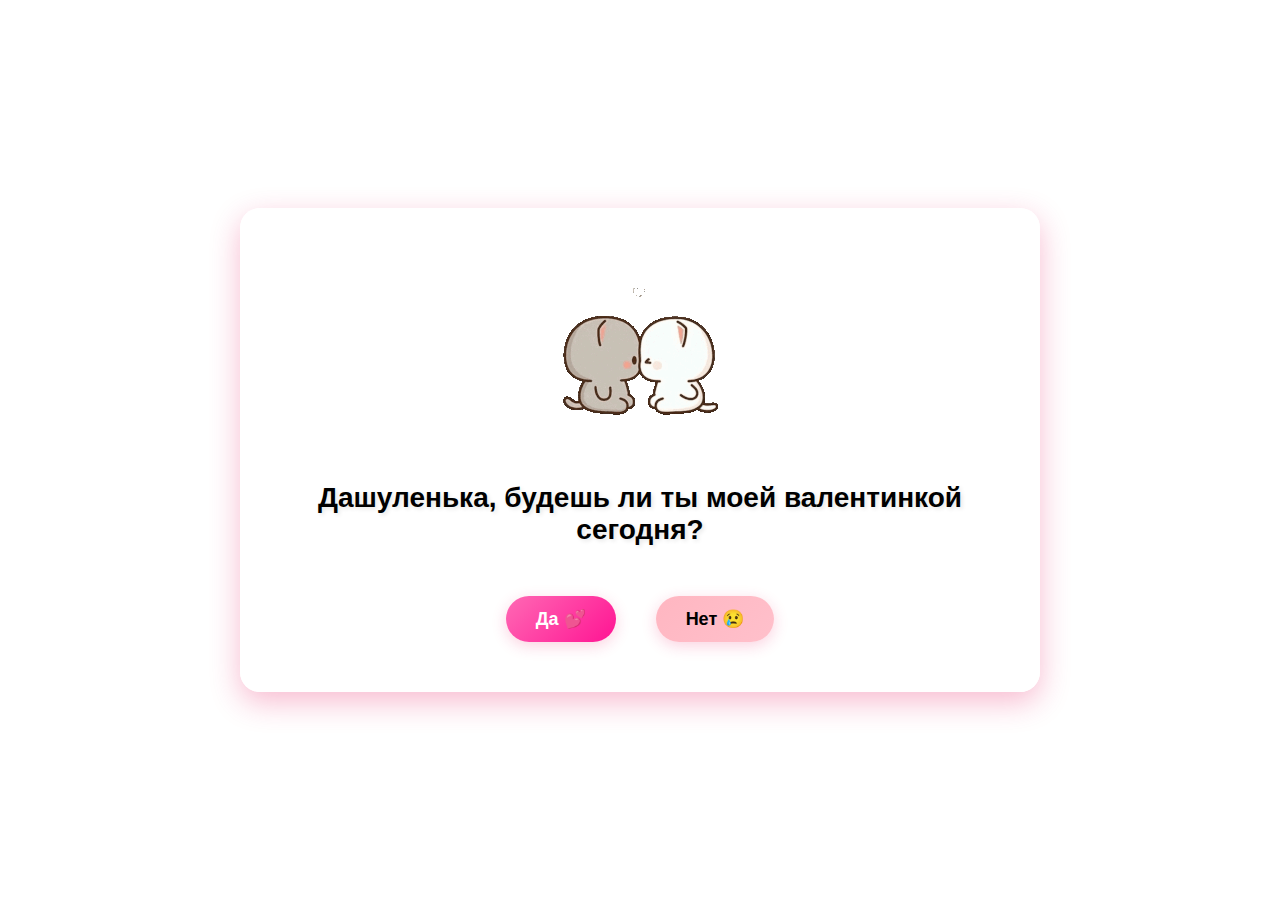
<file: valentine/index.html>
<!DOCTYPE html>
<html lang="ru">
<head>
    <meta charset="UTF-8">
    <meta name="viewport" content="width=device-width, initial-scale=1.0">
    <title>Валентинка для Дашулечки</title>
    <link rel="stylesheet" href="css/style.css">
    <link rel="stylesheet" href="css/page1.css">
    <link rel="icon" href="images/icons8-favorite-96.png">
</head>
<body>
    <div class="container">
        <div class="cat-container">
            <img src="images/love.gif" class="cat">
        </div>
        
        <h1 class="question">Дашуленька, будешь ли ты моей валентинкой сегодня?</h1>
        
        <div class="buttons-container">
            <button id="yesBtn" class="btn btn-yes">Да 💕</button>
            <button id="noBtn" class="btn btn-no">Нет 😢</button>
        </div>
    </div>
    
    <script src="js/script.js"></script>
    <script src="js/page1.js"></script>
</body>
</html>
</file>
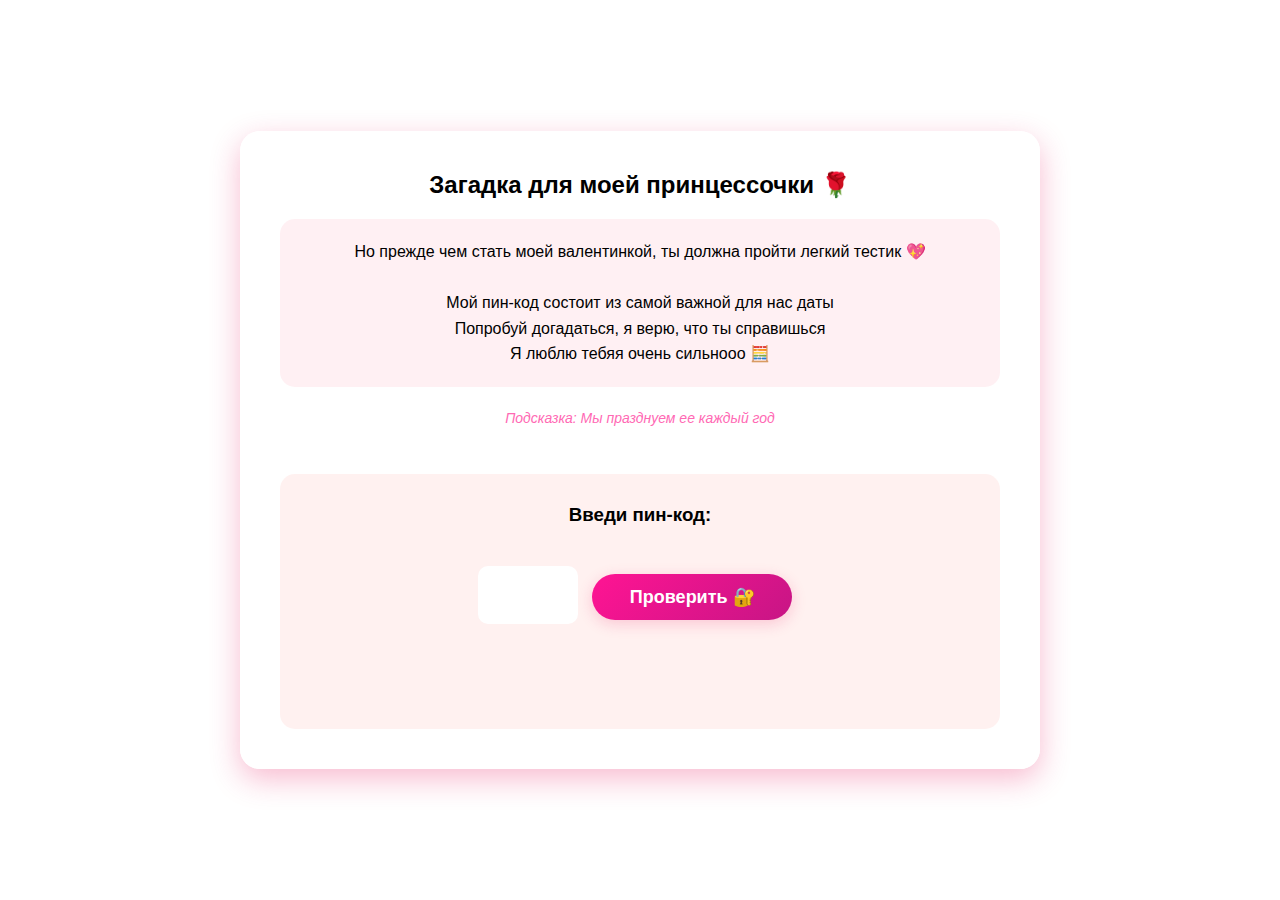
<file: valentine/page2.html>
<!DOCTYPE html>
<html lang="ru">
<head>
    <meta charset="UTF-8">
    <meta name="viewport" content="width=device-width, initial-scale=1.0">
    <title>Задание для Дашулечки 🧩</title>
    <link rel="stylesheet" href="css/style.css">
    <link rel="stylesheet" href="css/page2.css">
    <link rel="icon" href="images/icons8-favorite-96.png">
</head>
<body>
    <div class="container">
        <div class="task-container">
            <div class="task-text">
                <h2>Загадка для моей принцессочки 🌹</h2>
                <p class="riddle">
                    Но прежде чем стать моей валентинкой, ты должна пройти легкий тестик 💖<br><br>
                    Мой пин-код состоит из самой важной для нас даты <br>
                    Попробуй догадаться, я верю, что ты справишься <br>
                    Я люблю тебяя очень сильнооо 🧮
                </p>
                <p class="hint">Подсказка: Мы празднуем ее каждый год </p>
            </div>
            
            <div class="pin-container">
                <h3>Введи пин-код:</h3>
                <input 
                    type="tel" 
                    id="pinInput" 
                    class="pin-input" 
                    maxlength="4"
                    autocomplete="off"
                    inputmode="numeric"
                    pattern="[0-9]*"
                >

                <button id="submitPin" class="btn btn-submit">Проверить 🔐</button>
                <p id="pinMessage" class="message"></p>
            </div>
        </div>
    </div>
    
<!-- Секретное сердечко -->
    <div id="secretHeart" class="secret-heart">❤️</div>
    
    <!-- Стрела -->
    <div id="arrow" class="arrow">💘</div>
    
    <!-- Секретное поле для пин-кода -->
    <div id="secretPinModal" class="secret-pin-modal">
        <div class="secret-pin-content">
            <button id="closeSecretPin" class="close-btn">×</button>
            <h3>Секретный пин-код 💘</h3>
            <p class="secret-hint">Эта дата связана с тобой и только с тобой, но для меня она тоже очень важна🤫</p>
            <input 
                type="tel" 
                id="secretPinInput" 
                class="secret-pin-input" 
                maxlength="4"
                placeholder="****"
                autocomplete="off"
                inputmode="numeric"
                pattern="[0-9]*"
                >
            <button id="submitSecretPin" class="btn btn-secret">Проверить 💝</button>
            <p id="secretPinMessage" class="message"></p>
        </div>
    </div>

    <script src="js/script.js"></script>
    <script src="js/page2.js"></script>
</body>

</html>
</file>
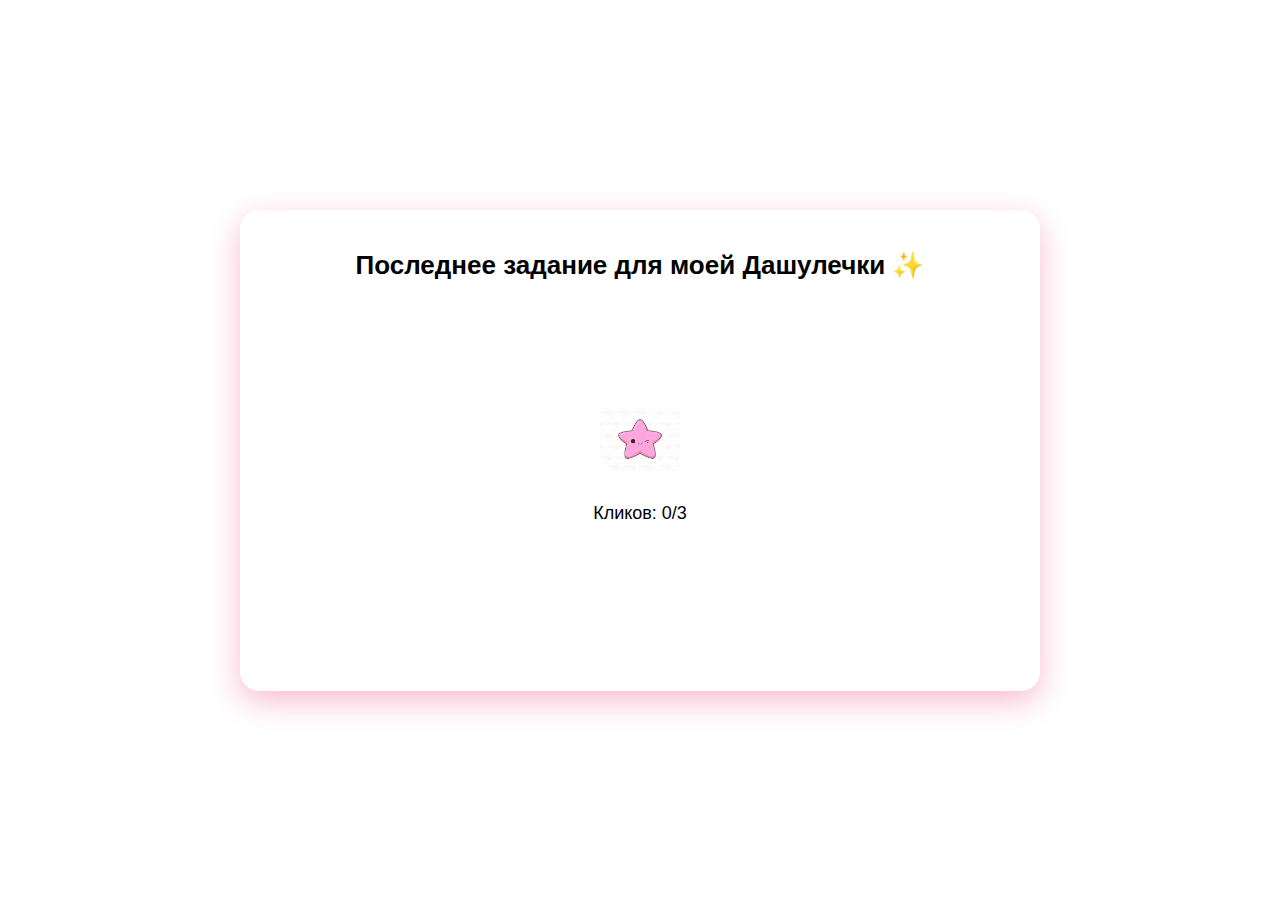
<file: valentine/page3.html>
<!DOCTYPE html>
<html lang="ru">
<head>
    <meta charset="UTF-8">
    <meta name="viewport" content="width=device-width, initial-scale=1.0">
    <title>Любовное письмо</title>
    <link rel="stylesheet" href="css/style.css">
    <link rel="stylesheet" href="css/page3.css">
    <link rel="icon" href="images/icons8-favorite-96.png">
</head>
<body>
    <div class="container">
        <h1 class="final-title">Последнее задание для моей Дашулечки ✨</h1>
        
        <div class="star-container">
            <div id="star" class="star">
                <img src="images/zvezda.png" alt="Звездочка">
            </div>
            <p id="clickCounter" class="counter">Кликов: 0/3</p>
        </div>
        
        <div id="letter" class="letter">
            <div class="letter-header">
                <h2>💌 Для моей любименькой Дашулечки</h2>
            </div>
            <div class="letter-body">
                <p id="letterText"></p>
            </div>
            <div class="letter-footer">
                <p>С любовью, твой Илюша 💕</p>
            </div>
        </div>
    </div>
    
    <script src="js/script.js"></script>
    <script src="js/page3.js"></script>
</body>
</html>
</file>
<file: valentine/css/style.css>
* {
    margin: 0;
    padding: 0;
    box-sizing: border-box;
}

body {
    font-family: 'Arial', sans-serif;
    background: linear-gradient(135deg, var(--gradient-start), var(--gradient-end));
    min-height: 100vh;
    display: flex;
    justify-content: center;
    align-items: center;
    padding: 20px;
}

.container {
    background: rgba(255, 255, 255, 0.95);
    border-radius: 20px;
    padding: 40px;
    box-shadow: 0 10px 30px rgba(233, 30, 99, 0.3);
    max-width: 800px;
    width: 100%;
    text-align: center;
}

h1, h2, h3 {
    color: var(--dark-text);
    margin-bottom: 20px;
}

p {
    color: var(--text);
    line-height: 1.6;
    margin-bottom: 15px;
}

.btn {
    padding: 12px 30px;
    border: none;
    border-radius: 50px;
    font-size: 18px;
    font-weight: bold;
    cursor: pointer;
    transition: all 0.3s ease;
    margin: 10px;
    box-shadow: 0 4px 15px rgba(233, 30, 99, 0.2);
}

.btn:hover {
    transform: translateY(-2px);
    box-shadow: 0 6px 20px rgba(233, 30, 99, 0.3);
}

.btn:active {
    transform: translateY(1px);
}

.message {
    margin-top: 15px;
    font-weight: bold;
    min-height: 25px;
}
</file>
<file: valentine/css/page1.css>
.cat-container {
    margin-bottom: 30px;
}

.cat {
    width: 200px;
    height: 200px;
    object-fit: contain;
    animation: float 3s ease-in-out infinite;
}

@keyframes float {
    0%, 100% { transform: translateY(0); }
    50% { transform: translateY(-10px); }
}

.question {
    font-size: 28px;
    margin-bottom: 40px;
    text-shadow: 2px 2px 4px rgba(0,0,0,0.1);
}

.buttons-container {
    display: flex;
    justify-content: center;
    gap: 20px;
    flex-wrap: wrap;
}

.btn-yes {
    background: linear-gradient(135deg, #FF69B4, #FF1493);
    color: white;
}

.btn-no {
    background: linear-gradient(135deg, #FFB6C1, #FFC0CB);
    color: var(--dark-text);
}

.btn {
    padding: 12px 30px;
    border: none;
    border-radius: 50px;
    font-size: 18px;
    font-weight: bold;
    cursor: pointer;
    transition: all 0.3s ease;
    margin: 10px;
    box-shadow: 0 4px 15px rgba(233, 30, 99, 0.2);
    position: relative;
    overflow: hidden;
}

.btn:hover {
    transform: translateY(-2px);
    box-shadow: 0 6px 20px rgba(233, 30, 99, 0.3);
}

.btn:active {
    transform: translateY(1px);
}

.btn-yes {
    background: linear-gradient(135deg, #FF69B4, #FF1493);
    color: white;
}

.btn-no {
    background: linear-gradient(135deg, #FFB6C1, #FFC0CB);
    color: var(--dark-text);
}

/* Анимация для кнопки "Нет" при клике */
@keyframes shake {
    0%, 100% { transform: translateX(0) scale(1); }
    25% { transform: translateX(-5px) scale(0.98); }
    75% { transform: translateX(5px) scale(0.98); }
}

.btn-no.shake {
    animation: shake 0.5s ease;
}

@keyframes heartBeat {
    0% { transform: scale(1); }
    14% { transform: scale(1.3); }
    28% { transform: scale(1); }
    42% { transform: scale(1.3); }
    70% { transform: scale(1); }
}

.btn-yes.celebrate {
    animation: heartBeat 1s ease;
}
</file>
<file: valentine/css/page2.css>
.task-container {
    display: flex;
    flex-direction: column;
    gap: 30px;
}

.task-text {
    text-align: center;
}

.riddle {
    text-align: center;
    background: rgba(255, 182, 193, 0.2);
    padding: 20px;
    border-radius: 15px;
    border-left: 5px solid var(--secondary);
    margin: 20px 0;
}

.riddle p {
    margin: 10px 0;
}

.hint {
    font-size: 14px;
    color: #FF69B4;
    font-style: italic;
    margin-top: 15px;
}

.pin-container {
    background: rgba(255, 228, 225, 0.5);
    padding: 30px;
    border-radius: 15px;
    border: 3px dashed var(--border);
}

.pin-input {
    width: 100px;
    padding: 15px;
    font-size: 24px;
    text-align: center;
    border: 3px solid var(--border);
    border-radius: 10px;
    margin: 20px 0;
    background: white;
    outline: none;
    transition: all 0.3s ease;
}

.pin-input:focus {
    border-color: #FF69B4;
    box-shadow: 0 0 15px rgba(255, 105, 180, 0.3);
}

.btn-submit {
    background: linear-gradient(135deg, #FF1493, #C71585);
    color: white;
    width: 200px;
}

.correct {
    color: #4CAF50;
}

.incorrect {
    color: #f44336;
}

/* ========== Секретное сердечко ========== */
.secret-heart {
    position: fixed;
    bottom: 20px;
    right: 20px;
    width: 40px;
    height: 40px;
    background: linear-gradient(135deg, #FF69B4, #FF1493);
    color: white;
    border-radius: 50%;
    display: flex;
    justify-content: center;
    align-items: center;
    font-size: 20px;
    cursor: pointer;
    box-shadow: 0 4px 15px rgba(233, 30, 99, 0.4);
    z-index: 1000;
    opacity: 0;
    transform: scale(0);
    transition: all 0.5s ease;
    animation: pulse 2s infinite;
}

.secret-heart.visible {
    opacity: 1;
    transform: scale(1);
}

.secret-heart:hover {
    transform: scale(1.2);
    box-shadow: 0 6px 20px rgba(233, 30, 99, 0.6);
}

/* ========== Стрела ========== */
.arrow {
    position: fixed;
    font-size: 30px;
    z-index: 999;
    opacity: 0;
    pointer-events: none;
}

/* ========== Секретное модальное окно ========== */
.secret-pin-modal {
    position: fixed;
    top: 0;
    left: 0;
    width: 100%;
    height: 100%;
    background: rgba(255, 214, 232, 0.95);
    display: none;
    justify-content: center;
    align-items: center;
    z-index: 2000;
    backdrop-filter: blur(10px);
    opacity: 0;
    transition: opacity 0.3s ease;
}

.secret-pin-modal.active {
    display: flex;
    opacity: 1;
}

.secret-pin-content {
    background: white;
    border-radius: 25px;
    padding: 40px;
    text-align: center;
    box-shadow: 0 15px 50px rgba(233, 30, 99, 0.4);
    max-width: 450px;
    width: 90%;
    border: 5px solid #FFB6C1;
    position: relative;
    overflow: hidden;
    animation: modalSlideIn 0.5s ease;
    z-index: 10;
}

@keyframes modalSlideIn {
    from {
        transform: translateY(-50px) scale(0.9);
        opacity: 0;
    }
    to {
        transform: translateY(0) scale(1);
        opacity: 1;
    }
}

.close-btn {
    position: absolute;
    top: 15px;
    right: 15px;
    background: #FF69B4;
    color: white;
    border: none;
    width: 35px;
    height: 35px;
    border-radius: 50%;
    font-size: 24px;
    cursor: pointer;
    transition: all 0.3s ease;
    z-index: 20;
}

.close-btn:hover {
    background: #FF1493;
    transform: scale(1.1);
}

.secret-pin-content h3 {
    margin-bottom: 15px;
    color: #E91E63;
    font-size: 24px;
}

.secret-hint {
    font-size: 14px;
    color: #FF69B4;
    margin-bottom: 25px;
    font-style: italic;
}

.secret-pin-input {
    width: 120px;
    padding: 15px;
    font-size: 28px;
    text-align: center;
    border: 3px solid #FFB6C1;
    border-radius: 10px;
    margin: 20px 0;
    background: white;
    outline: none;
    transition: all 0.3s ease;
    z-index: 15;
}

.secret-pin-input:focus {
    border-color: #FF69B4;
    box-shadow: 0 0 20px rgba(255, 105, 180, 0.4);
}

.btn-secret {
    background: linear-gradient(135deg, #FF69B4, #FF1493);
    color: white;
    padding: 12px 40px;
    border: none;
    border-radius: 50px;
    font-size: 18px;
    font-weight: bold;
    cursor: pointer;
    transition: all 0.3s ease;
    box-shadow: 0 4px 15px rgba(233, 30, 99, 0.3);
    z-index: 15;
    position: relative;
}

.btn-secret:hover {
    transform: translateY(-2px) scale(1.05);
    box-shadow: 0 6px 20px rgba(233, 30, 99, 0.4);
}

.btn-secret:active {
    transform: translateY(1px) scale(0.98);
}

/* ========== Анимации ========== */
@keyframes pulse {
    0%, 100% {
        box-shadow: 0 0 15px rgba(255, 105, 180, 0.4);
    }
    50% {
        box-shadow: 0 0 25px rgba(255, 105, 180, 0.8);
    }
}

/* Анимация для стрелы */
@keyframes arrowFlight {
    0% {
        opacity: 0;
        transform: translate(-100px, -100px) rotate(-45deg) scale(0.5);
    }
    10%, 90% {
        opacity: 1;
    }
    100% {
        opacity: 0;
        transform: translate(calc(100vw - 60px), calc(100vh - 60px)) rotate(0deg) scale(1);
    }
}

.arrow.flying {
    animation: arrowFlight 3s ease-in-out forwards;
}

/* Декоративные элементы */
.secret-pin-content::before {
    content: '';
    position: absolute;
    top: -50%;
    left: -50%;
    width: 200%;
    height: 200%;
    background: radial-gradient(circle, rgba(255, 105, 180, 0.1) 0%, transparent 70%);
    z-index: -1;
}

.secret-pin-content::after {
    content: '💘💝';
    position: absolute;
    bottom: 10px;
    left: 50%;
    transform: translateX(-50%);
    font-size: 24px;
    animation: bounce 2s ease-in-out infinite;
    z-index: -1;
}

@keyframes bounce {
    0%, 100% { transform: translateX(-50%) translateY(0); }
    50% { transform: translateX(-50%) translateY(-10px); }
}
</file>
<file: valentine/css/page3.css>
.final-title {
    font-size: 26px;
    margin-bottom: 40px;
}

.star-container {
    position: relative;
    height: 300px;
    display: flex;
    flex-direction: column;
    justify-content: center;
    align-items: center;
    margin-bottom: 30px;
}

.star {
    width: 80px;
    height: 80px;
    cursor: pointer;
    animation: pulse 2s infinite;
    position: relative;
    z-index: 10;
}

.star img {
    width: 100%;
    height: 100%;
    object-fit: contain;
}

@keyframes pulse {
    0%, 100% { transform: scale(1); }
    50% { transform: scale(1.2); }
}

.counter {
    font-size: 18px;
    color: var(--dark-text);
    margin-top: 20px;
}

.letter {
    background: #FFF8F8;
    border: 3px solid var(--border);
    border-radius: 15px;
    padding: 30px;
    margin-top: 20px;
    max-width: 600px;
    margin-left: auto;
    margin-right: auto;
    display: none;
    animation: slideIn 0.5s ease;
}

@keyframes slideIn {
    from {
        opacity: 0;
        transform: translateY(-20px);
    }
    to {
        opacity: 1;
        transform: translateY(0);
    }
}

.letter-header {
    border-bottom: 2px dashed var(--border);
    padding-bottom: 15px;
    margin-bottom: 20px;
}

.letter-body {
    line-height: 1.8;
    font-size: 18px;
    color: var(--dark-text);
}

.letter-footer {
    border-top: 2px dashed var(--border);
    padding-top: 15px;
    margin-top: 20px;
    font-style: italic;
}

/* Стили для пасхалки */
.easter-egg {
    position: fixed;
    top: 0;
    left: 0;
    width: 100%;
    height: 100%;
    background: rgba(255, 214, 232, 0.95);
    display: none;
    justify-content: center;
    align-items: center;
    z-index: 1000;
    opacity: 0;
    transform: scale(0.9);
    transition: all 0.3s ease;
    backdrop-filter: blur(10px);
}

.easter-egg-content {
    background: white;
    border-radius: 25px;
    padding: 40px;
    text-align: center;
    box-shadow: 0 15px 50px rgba(233, 30, 99, 0.4);
    max-width: 500px;
    width: 90%;
    border: 5px solid #FFB6C1;
    position: relative;
    overflow: hidden;
}

.easter-egg-content::before {
    content: '';
    position: absolute;
    top: -50%;
    left: -50%;
    width: 200%;
    height: 200%;
    background: radial-gradient(circle, rgba(255, 105, 180, 0.1) 0%, transparent 70%);
    z-index: 0;
}

.cat-gif {
    width: 200px;
    height: 200px;
    object-fit: contain;
    margin-bottom: 20px;
    border-radius: 15px;
    border: 3px solid #FFC0CB;
    animation: float 3s ease-in-out infinite;
}

@keyframes float {
    0%, 100% { transform: translateY(0); }
    50% { transform: translateY(-10px); }
}

.easter-egg-text {
    font-size: 28px;
    color: #E91E63;
    margin: 20px 0;
    font-weight: bold;
    text-shadow: 2px 2px 4px rgba(0,0,0,0.1);
    position: relative;
    z-index: 1;
}

.easter-egg-subtext {
    font-size: 16px;
    color: #FF69B4;
    margin-bottom: 30px;
    position: relative;
    z-index: 1;
}

.btn-close {
    background: linear-gradient(135deg, #FF69B4, #FF1493);
    color: white;
    padding: 12px 40px;
    border: none;
    border-radius: 50px;
    font-size: 18px;
    font-weight: bold;
    cursor: pointer;
    transition: all 0.3s ease;
    box-shadow: 0 4px 15px rgba(233, 30, 99, 0.3);
    position: relative;
    z-index: 1;
}

.btn-close:hover {
    transform: translateY(-2px) scale(1.05);
    box-shadow: 0 6px 20px rgba(233, 30, 99, 0.4);
}

.btn-close:active {
    transform: translateY(1px) scale(0.98);
}

/* Анимация для текста пасхалки */
@keyframes textPop {
    0%, 100% { transform: scale(1); }
    50% { transform: scale(1.05); }
}

.easter-egg-text {
    animation: textPop 2s ease-in-out infinite;
}

/* Декоративные элементы вокруг пасхалки */
.easter-egg-content::after {
    content: '🎉💝🎁';
    position: absolute;
    bottom: 10px;
    left: 50%;
    transform: translateX(-50%);
    font-size: 24px;
    animation: bounce 2s ease-in-out infinite;
}

@keyframes bounce {
    0%, 100% { transform: translateX(-50%) translateY(0); }
    50% { transform: translateX(-50%) translateY(-10px); }
}
</file>
